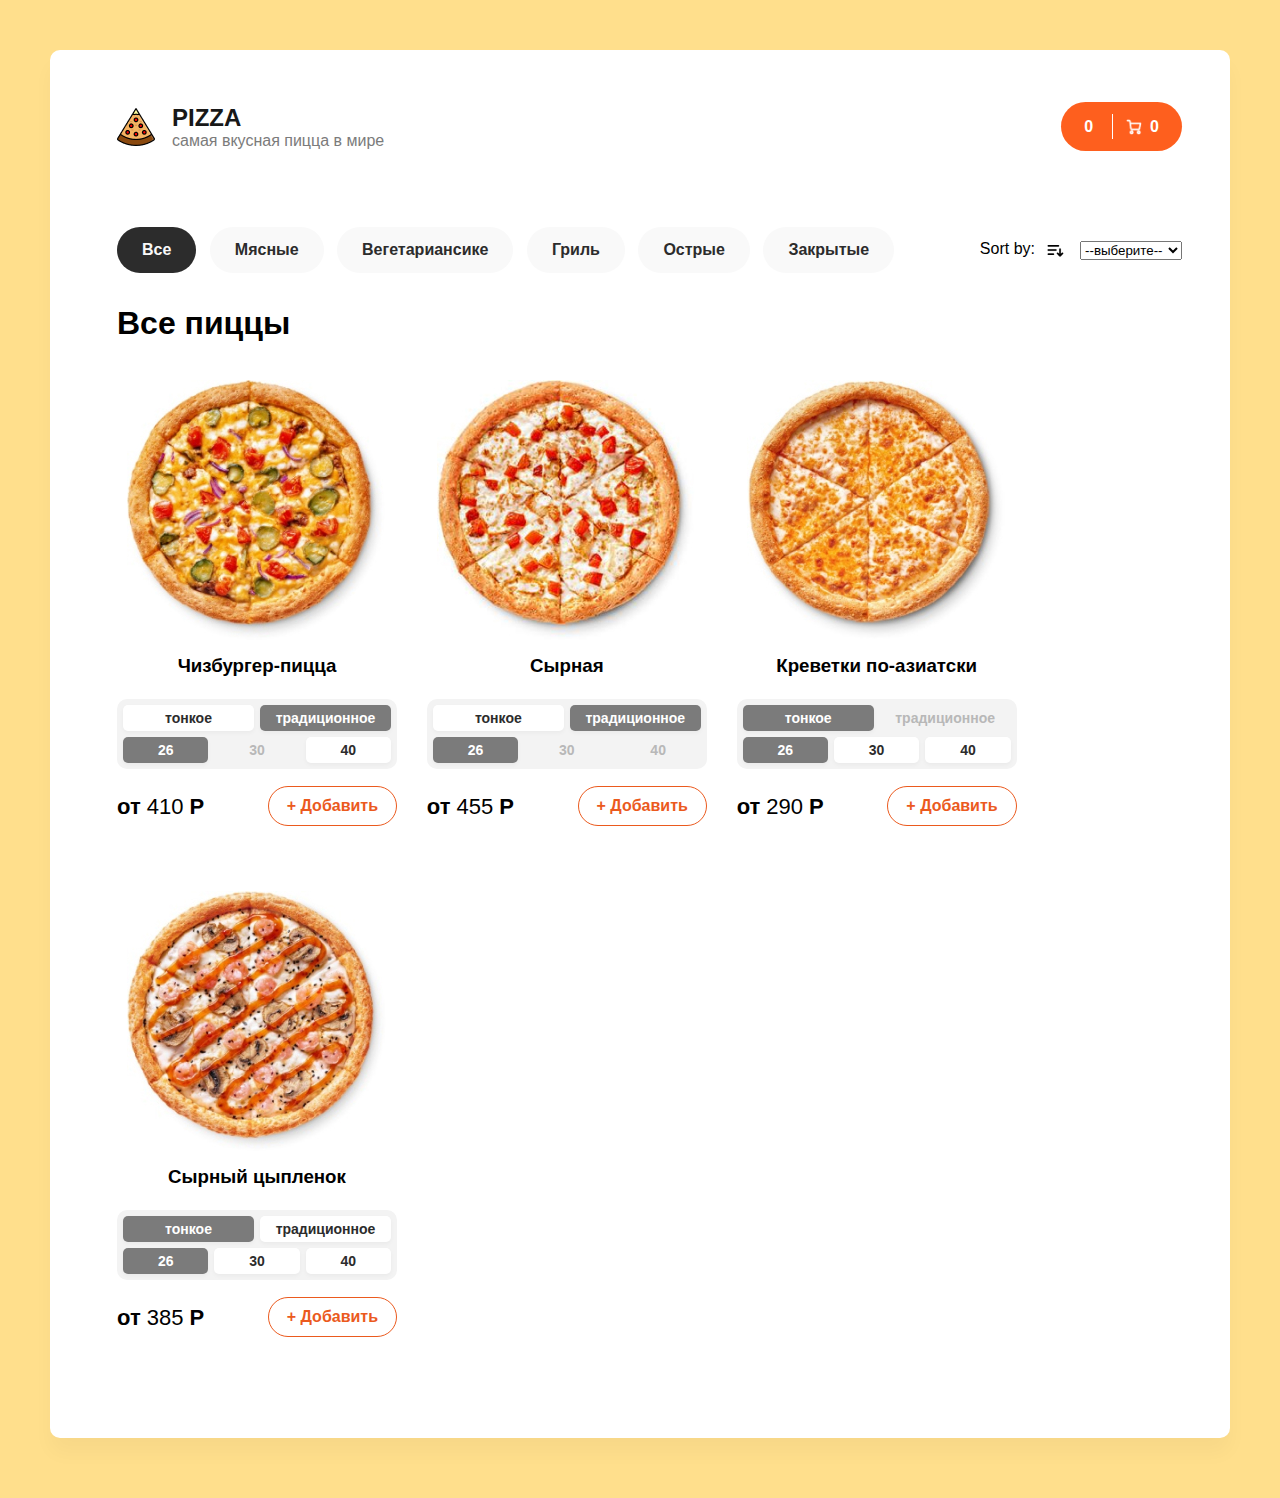
<file: pages/index/index.html>
<!DOCTYPE html>
<html lang="en">
  <head>
    <meta charset="UTF-8" />
    <meta http-equiv="X-UA-Compatible" content="IE=edge" />
    <meta name="viewport" content="width=device-width, initial-scale=1.0" />
    <title>PIZZA</title>
    <link rel="stylesheet" href="./style.css" />
  </head>
  <body>
    <div class="container">
      <div class="container_content">
        <header>
          <div class="logo_title">
            <img src="../../img/logo.png" alt="logo" />
            <div class="title">
              <h1>PIZZA</h1>
              <p>самая вкусная пицца в мире</p>
            </div>
          </div>
          <button class="btn_card">
            <p class="allPrice">0</p>
            <span class="split_line"></span>
            <span class="btn_card_count">
              <img src="../../img/card_icon.png" alt="" />
              <p class="quantityPizza">0</p>
            </span>
          </button>
        </header>

        <!-- PIZZA ITEMS -->
        <main class="main">
          <section class="filter_panel">
            <div class="btns_filter">
              <button class="btn_filter btn_filter_active" data-sort="Все">
                Все
              </button>
              <button class="btn_filter" data-sort="Мясные">Мясные</button>
              <button class="btn_filter" data-sort="Вегетариансике">
                Вегетариансике
              </button>
              <button class="btn_filter" data-sort="Гриль">Гриль</button>
              <button class="btn_filter" data-sort="Острые">Острые</button>
              <button class="btn_filter" data-sort="Закрытые">Закрытые</button>
            </div>
            <div class="sort_panel">
              <div class="title">
                <span>Sort by:</span>
                <div class="asc"></div>
              </div>
              <select class="sortSelection">
                <option hidden>--выберите--</option>
                <option value="reiting-sort">по рейтингу</option>
                <option value="price-sort">по цене</option>
                <option value="name-sort">по алфавиту</option>
              </select>
            </div>
          </section>

          <section class="pizza_items">
            <h1>Все пиццы</h1>
            <div class="cards"></div>
          </section>
        </main>

        <!-- CART -->
        <div class="carts none">
          <div class="line"></div>
          <main class="cart_main">
            <section class="cart_section">
              <div class="cart_title">
                <div class="cart_text">
                  <img src="../../img/shopping_icon.png" alt="" />
                  <h1>Корзина</h1>
                </div>
                <div class="trash_text">
                  <img src="../../img/trash_icon.svg" alt="" />
                  <p>Очистить корзину</p>
                </div>
              </div>
              <div class="cart_items"></div>
              <div class="cart_price">
                <div class="cart_price-count">
                  <p>Всего пицц: <span class="countPizzas">0</span> шт.</p>
                </div>
                <div class="cart_price-total">
                  <p>Сумма заказа: <span class="totalPrice">0</span> P</p>
                </div>
              </div>
              <div class="cart_pay">
                <button class="returnMain">< Вернуться назад</button>
                <button>Оплатить сейчас</button>
              </div>
            </section>
          </main>
        </div>

        <!-- EMPTY PAGE -->
        <div class="emptyPage none">
          <h1>Корзина пустая</h1>
          <p>
            Вероятней всего, вы не заказывали ещё пиццу. Для того, чтобы
            заказать пиццу, перейди на главную страницу.
          </p>
          <img src="../../img/empty.jpg" alt="" />
          <button class="returnMainInEmpty">Вернуться назад</button>
        </div>
      </div>
    </div>

    <script src="../scripts/data.js"></script>
    <script src="../scripts/main.js"></script>
    <script src="../scripts/cart.js"></script>
    <!-- <script src="../../trash/s.js"></script> -->
  </body>
</html>
</file>
<file: pages/index/style.css>
* {
  margin: 0;
  padding: 0;
  box-sizing: border-box;
}

body {
  background-color: #ffdf8c;
  padding: 50px 50px 60px;

  font-family: sans-serif;
}

/* HEADER STYLES */

header {
  display: flex;
  align-items: center;
  justify-content: space-between;
  margin-bottom: 76px;
}

.container {
  background-color: #ffffff;
  box-shadow: 0px 15px 20px rgba(0, 0, 0, 0.03);
  border-radius: 10px;
  padding: 52px 48px 36px 67px;
}

.container_content {
}

.logo_title {
  display: flex;
  align-items: center;
}

.title {
  margin-left: 17px;
}

.title > h1 {
  color: #181818;
  font-size: 24px;
}

.title > p {
  color: #7b7b7b;
  font-size: 16px;
}

.btn_card {
  outline: none;
  border: none;
  display: flex;
  align-items: center;

  background-color: #fe5f1e;
  padding: 12px 23px;
  border-radius: 30px;
  color: #ffffff;
  font-weight: 700;
  font-size: 16px;
  line-height: 18px;
  cursor: pointer;

  transition-property: background-color box-shadow;
  transition-duration: 0.8s;
}

.btn_card:hover {
  transition-property: background-color box-shadow;
  transition-duration: 0.8s;

  background-color: #de3f00;
  box-shadow: 3px 3px 15px rgb(152, 152, 152);
}

.btn_card_count {
  display: flex;
  align-items: center;
}

.btn_card_count > img {
  width: 16px;
  height: 16px;
  margin-right: 8px;
}

.split_line {
  display: inline-block;
  width: 1px;
  height: 25px;
  background-color: #ffffff;
  margin: 0 13px 0 19px;
}

/* FILTER_PANELS */

.filter_panel {
  margin-bottom: 32px;
  display: flex;
  align-items: center;
  justify-content: space-between;
}

.btn_filter {
  background-color: #f9f9f9;
  border-radius: 30px;
  color: #2c2c2c;
  border: none;
  cursor: pointer;
  font-weight: 700;
  font-size: 16px;
  line-height: 18px;

  padding: 14px 25px;
  margin-right: 9px;
}

.btn_filter_active {
  background-color: #2c2c2c;
  color: #f9f9f9;
}

.sort_panel {
  display: flex;
  align-items: center;
}

.sort_panel > .title {
  margin-right: 15px;
  display: flex;
  flex-direction: row;
}

.asc {
  width: 20px;
  height: 20px;
  background-image: url(../../img/sort-ascending.png);
  background-size: contain;
  cursor: pointer;
  margin-left: 10px;
}

.desc {
  background-image: url(../../img/sort-descending.png);
}

/* PIZAA_ITEMS */

.cards {
  display: flex;
  align-items: center;
  flex-wrap: wrap;
  gap: 2.8%;
}

.pizza_item {
  text-align: center;
  margin-bottom: 65px;
}

.pizza_items > h1 {
  margin-bottom: 38px;
}

.pizza-item:not(:nth-child(5n-1)) {
  margin-right: 35px;
}

.pizza_item > h3 {
  padding: 11px 0 22px 0;
}

.pizza_choice {
  background: #f3f3f3;
  border-radius: 10px;
  width: 280px;
  padding: 3px;
}

.type,
.size {
  display: flex;
  align-items: center;
}

.type > button,
.size > button {
  width: 100%;
  padding: 5px 0;
  margin: 3px;
}

.type_none {
  border: none;
  font-weight: 700;
  font-size: 14px;
  line-height: 16px;
  color: #b8b8b8;
  background: #f3f3f3;

  width: 50%;
  display: block;
  margin: 3px;
  padding: 5px 0;
}

.type_btn {
  border: none;
  font-weight: 700;
  font-size: 14px;
  line-height: 16px;
  color: #2c2c2c;
  background-color: #ffffff;
  box-shadow: 0px 2px 4px rgba(0, 0, 0, 0.04);
  border-radius: 5px;
  cursor: pointer;

  width: 50%;
  display: block;
  margin: 3px;
  padding: 5px 0;
}

.type_active {
  background-color: #7b7b7b;
  color: #ffffff;
}

.coast {
  display: flex;
  align-items: center;
  justify-content: space-between;
  margin-top: 17px;
}

.coast > span {
  display: flex;
  align-items: center;
  font-weight: 700;
  font-size: 22px;
  line-height: 25px;
}
.price {
  font-weight: 500;
  font-size: 22px;
  line-height: 25px;
  margin: 0 6px;
}

.coast > button {
  border: none;
  color: #eb5a1e;
  background: #ffffff;
  border: 1px solid #eb5a1e;
  border-radius: 30px;
  padding: 10px 18px;
  cursor: pointer;
  font-weight: 700;
  font-size: 16px;
}

.nonePizzas {
  width: 100%;
  text-align: center;
  margin: 100px 0;
  color: #8d8d8d;
}

.none {
  display: none;
}

/* LINE */
.line {
  height: 1px;
  background-color: #f7f7f7;
}

.cart_main {
  display: flex;
  justify-content: center;
  margin: 100px 0;
}

.cart_section {
  width: 821px;
}
/* CART TITLE*/
.cart_title,
.cart_text,
.trash_text {
  display: flex;
  align-items: center;
}

.trash_text {
  cursor: pointer;
}

.cart_title {
  justify-content: space-between;
  margin-bottom: 33px;
}

.cart_text > img {
  width: 29px;
  height: 29px;
  margin-right: 17px;
}

.cart_text > h1 {
  font-weight: 700;
  font-size: 32px;
}

.trash_text > img {
  margin-right: 7px;
}

.trash_text > p {
  font-weight: 400;
  font-size: 16px;
  color: #b6b6b6;
}
/* CART ITEM */
.cart_item,
.item_info,
.item_count,
.cart_wrapper {
  display: flex;
  align-items: center;
}

.cart_item {
  padding: 30px 0;
  border-top: 1px solid #f4f4f4;
  justify-content: space-between;
}

.item_info > img {
  width: 80px;
  height: 80px;
  margin-right: 15px;
}

.item_info_description {
  width: 250px;
  margin-right: 100px;
}

.item_info_description > h1 {
  font-weight: 700;
  font-size: 22px;
}

.item_info_description > p {
  font-weight: 400;
  font-size: 18px;
  color: #8d8d8d;
}

.item_count > button {
  width: 32px;
  height: 32px;
  border: 2px solid #fe5f1e;
  border-radius: 50%;
  background-color: #ffffff;
  cursor: pointer;
}

.item_count > button > p {
  margin: 0;
  color: #fe5f1e;
  font-size: 22px;
}

.item_count > p {
  font-weight: 700;
  font-size: 22px;
  margin: 0 12px;
}

.remove {
  width: 32px;
  height: 32px;
  border: 2px solid #d7d7d7;
  border-radius: 50%;
  background-color: #ffffff;
  cursor: pointer;
  margin-left: 50px;
}

/* СART PRICE, CART PAY */
.cart_price,
.cart_pay {
  display: flex;
  align-items: center;
  justify-content: space-between;
}

.cart_price {
  margin: 40px 0;
}

.cart_price-count > p,
.cart_price-total > p {
  font-weight: 400;
  font-size: 22px;
}

.cart_price-count > p > span {
  font-weight: 700;
  font-size: 22px;
}

.cart_price-total > p > span {
  font-weight: 700;
  font-size: 22px;
  color: #fe5f1e;
}

.cart_pay > button:last-child {
  font-weight: 700;
  font-size: 16px;
  padding: 18px 36px;
  border: none;
  border-radius: 30px;
  background-color: #fe5f1e;
  color: #ffffff;
  cursor: pointer;
}

.cart_pay > button:first-child {
  font-weight: 400;
  font-size: 16px;
  padding: 18px 36px;
  border: 1px solid #d3d3d3;
  border-radius: 30px;
  background-color: #ffffff;
  color: #cacaca;
  cursor: pointer;
}

/* EMPTY PAGE */
.emptyPage {
  text-align: center;
}

.emptyPage > h1 {
  font-weight: 700;
  font-size: 32px;
}

.emptyPage > p {
  width: 500px;
  color: #777777;
  font-weight: 400;
  font-size: 18px;
  margin: 13px auto 47px auto;
}

.emptyPage > img {
  width: 300px;
  height: 255px;
  display: block;
  margin: 0 auto;
}

.emptyPage > button {
  background: #282828;
  border-radius: 30px;
  font-weight: 700;
  font-size: 16px;
  color: #ffffff;
  padding: 13px 25px;
  border: none;
  margin: 75px 0;
  cursor: pointer;
}
</file>
